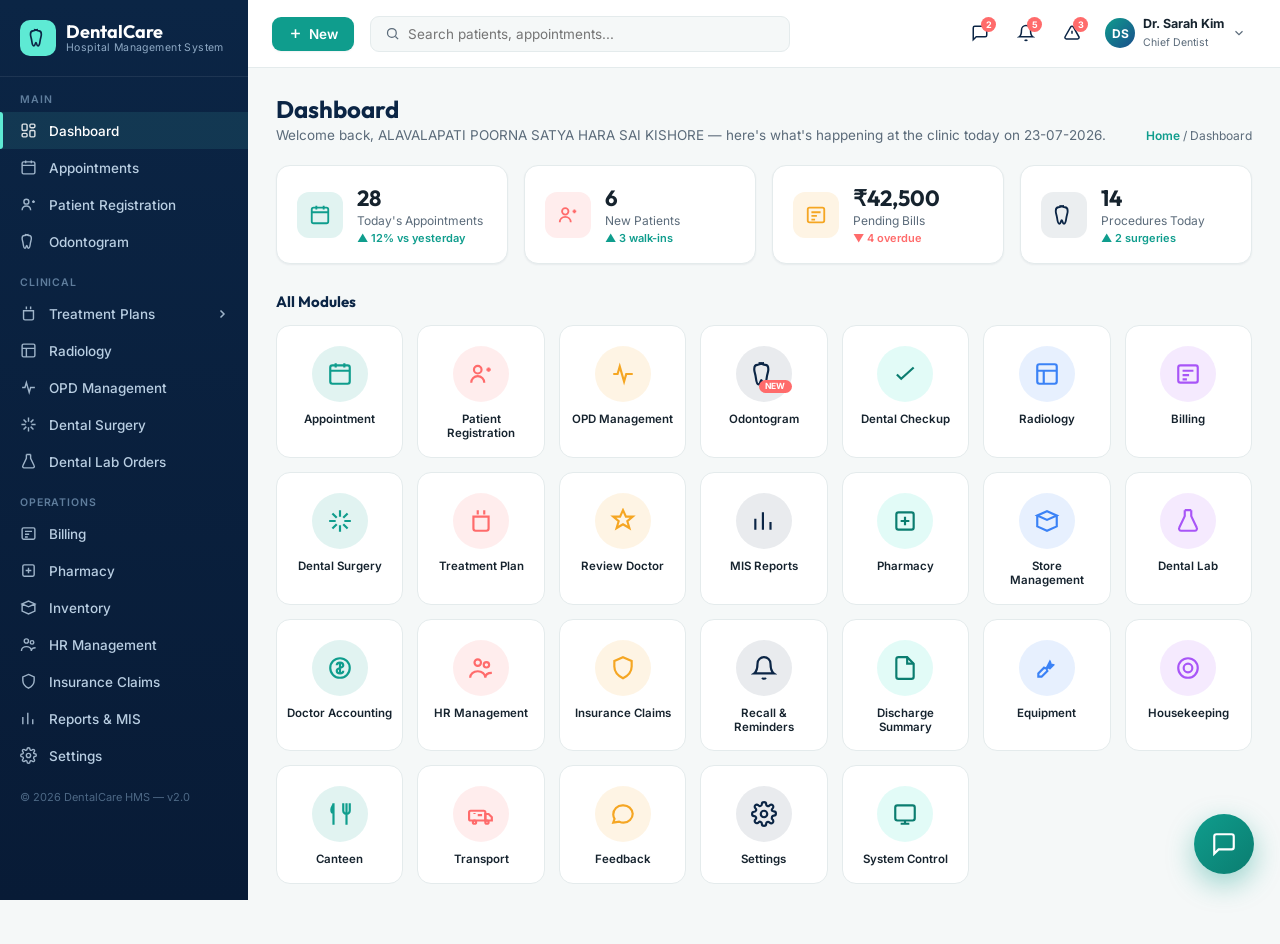
<file: index.html>
<!DOCTYPE html>
<html lang="en">
<head>
<meta charset="UTF-8">
<meta name="viewport" content="width=device-width, initial-scale=1.0">
<title>DentalCare HMS — Dashboard</title>
<link rel="preconnect" href="https://fonts.googleapis.com">
<link href="https://fonts.googleapis.com/css2?family=Outfit:wght@500;600;700&family=Inter:wght@400;500;600;700&display=swap" rel="stylesheet">
<link rel="stylesheet" href="css/style.css">
</head>
<body>
<div class="app">

  <div class="overlay" id="overlay"></div>

  <!-- ============ SIDEBAR ============ -->
  <aside class="sidebar" id="sidebar">
    <div class="sidebar-brand">
      <div class="tooth-mark">
        <svg viewBox="0 0 24 24" fill="none" stroke="#0B2545" stroke-width="2"><path d="M12 2c-2.5 0-4 1.5-6 1.5C4 3.5 3 5 3 7.5c0 3 1 4 1.5 8 .3 2.5 1 6 2.5 6 1.8 0 1.5-4 2.5-4s.7 4 2.5 4c1.5 0 2.2-3.5 2.5-6 .5-4 1.5-5 1.5-8 0-2.5-1-4-3-4-2 0-3.5-1.5-6-1.5"/></svg>
      </div>
      <div class="brand-name">DentalCare<span>Hospital Management System</span></div>
    </div>

    <div class="nav-group-label">Main</div>
    <a class="nav-item active" href="index.html">
      <svg viewBox="0 0 24 24" fill="none" stroke="currentColor" stroke-width="2"><rect x="3" y="3" width="7" height="9" rx="1.5"/><rect x="14" y="3" width="7" height="5" rx="1.5"/><rect x="14" y="12" width="7" height="9" rx="1.5"/><rect x="3" y="16" width="7" height="5" rx="1.5"/></svg>
      Dashboard
    </a>
    <a class="nav-item" href="pages/appointments.html">
      <svg viewBox="0 0 24 24" fill="none" stroke="currentColor" stroke-width="2"><rect x="3" y="4" width="18" height="17" rx="2"/><path d="M3 9h18M8 2v4M16 2v4"/></svg>
      Appointments
    </a>
    <a class="nav-item" href="pages/patient-registration.html">
      <svg viewBox="0 0 24 24" fill="none" stroke="currentColor" stroke-width="2"><circle cx="9" cy="8" r="3.5"/><path d="M3 20c0-3.5 2.7-6 6-6s6 2.5 6 6M17 8h4M19 6v4"/></svg>
      Patient Registration
    </a>
    <a class="nav-item" href="pages/odontogram.html">
      <svg viewBox="0 0 24 24" fill="none" stroke="currentColor" stroke-width="2"><path d="M12 2c-2.5 0-4 1.5-6 1.5C4 3.5 3 5 3 7.5c0 3 1 4 1.5 8 .3 2.5 1 6 2.5 6 1.8 0 1.5-4 2.5-4s.7 4 2.5 4c1.5 0 2.2-3.5 2.5-6 .5-4 1.5-5 1.5-8 0-2.5-1-4-3-4-2 0-3.5-1.5-6-1.5"/></svg>
      Odontogram
    </a>

    <div class="nav-group-label">Clinical</div>
    <div class="nav-item has-sub">
      <svg viewBox="0 0 24 24" fill="none" stroke="currentColor" stroke-width="2"><path d="M9 2v4M15 2v4M4 8h16M5 8v11a2 2 0 002 2h10a2 2 0 002-2V8"/></svg>
      Treatment Plans
      <svg class="chev" viewBox="0 0 24 24" fill="none" stroke="currentColor" stroke-width="3"><path d="M9 5l7 7-7 7"/></svg>
    </div>
    <div class="sub-nav">
      <a class="nav-item" href="#" data-soon="Root Canal Plans">Root Canal</a>
      <a class="nav-item" href="#" data-soon="Orthodontics">Orthodontics</a>
      <a class="nav-item" href="#" data-soon="Implants">Implants</a>
    </div>
    <a class="nav-item" href="#" data-soon="Radiology (X-Ray)">
      <svg viewBox="0 0 24 24" fill="none" stroke="currentColor" stroke-width="2"><rect x="3" y="3" width="18" height="18" rx="2"/><path d="M3 9h18M9 21V9"/></svg>
      Radiology
    </a>
    <a class="nav-item" href="#" data-soon="OPD Management">
      <svg viewBox="0 0 24 24" fill="none" stroke="currentColor" stroke-width="2"><path d="M3 12h4l2-7 4 14 2-7h6"/></svg>
      OPD Management
    </a>
    <a class="nav-item" href="#" data-soon="Dental Surgery / OT">
      <svg viewBox="0 0 24 24" fill="none" stroke="currentColor" stroke-width="2"><path d="M12 2v6M12 22v-6M2 12h6M22 12h-6M5 5l4 4M19 5l-4 4M5 19l4-4M19 19l-4-4"/></svg>
      Dental Surgery
    </a>
    <a class="nav-item" href="#" data-soon="Dental Lab Orders">
      <svg viewBox="0 0 24 24" fill="none" stroke="currentColor" stroke-width="2"><path d="M9 2v5.5L4 18a2 2 0 001.8 3h12.4a2 2 0 001.8-3L15 7.5V2M9 2h6"/></svg>
      Dental Lab Orders
    </a>

    <div class="nav-group-label">Operations</div>
    <a class="nav-item" href="#" data-soon="Billing & Invoicing">
      <svg viewBox="0 0 24 24" fill="none" stroke="currentColor" stroke-width="2"><rect x="3" y="4" width="18" height="16" rx="2"/><path d="M7 9h10M7 13h6M7 17h4"/></svg>
      Billing
    </a>
    <a class="nav-item" href="#" data-soon="Pharmacy">
      <svg viewBox="0 0 24 24" fill="none" stroke="currentColor" stroke-width="2"><rect x="4" y="4" width="16" height="16" rx="2"/><path d="M12 8v8M8 12h8"/></svg>
      Pharmacy
    </a>
    <a class="nav-item" href="#" data-soon="Inventory / Store">
      <svg viewBox="0 0 24 24" fill="none" stroke="currentColor" stroke-width="2"><path d="M3 7l9-4 9 4-9 4-9-4zM3 7v10l9 4 9-4V7"/></svg>
      Inventory
    </a>
    <a class="nav-item" href="#" data-soon="Staff / HR Management">
      <svg viewBox="0 0 24 24" fill="none" stroke="currentColor" stroke-width="2"><circle cx="9" cy="7" r="3"/><circle cx="17" cy="9" r="2.5"/><path d="M2 21c0-3.5 3-6 7-6s7 2.5 7 6M16 21c0-2.5 1.7-4.5 6-4.5"/></svg>
      HR Management
    </a>
    <a class="nav-item" href="#" data-soon="Insurance Claims">
      <svg viewBox="0 0 24 24" fill="none" stroke="currentColor" stroke-width="2"><path d="M12 2l8 3.5v5c0 5-3.4 8.5-8 11-4.6-2.5-8-6-8-11v-5L12 2z"/></svg>
      Insurance Claims
    </a>
    <a class="nav-item" href="#" data-soon="Reports & MIS">
      <svg viewBox="0 0 24 24" fill="none" stroke="currentColor" stroke-width="2"><path d="M4 20V10M11 20V4M18 20v-7"/></svg>
      Reports & MIS
    </a>
    <a class="nav-item" href="#" data-soon="Settings">
      <svg viewBox="0 0 24 24" fill="none" stroke="currentColor" stroke-width="2"><circle cx="12" cy="12" r="3"/><path d="M19.4 15a1.7 1.7 0 00.3 1.9l.1.1a2 2 0 11-2.8 2.8l-.1-.1a1.7 1.7 0 00-1.9-.3 1.7 1.7 0 00-1 1.5V21a2 2 0 11-4 0v-.1a1.7 1.7 0 00-1-1.6 1.7 1.7 0 00-1.9.3l-.1.1a2 2 0 11-2.8-2.8l.1-.1a1.7 1.7 0 00.3-1.9 1.7 1.7 0 00-1.5-1H3a2 2 0 110-4h.1a1.7 1.7 0 001.5-1 1.7 1.7 0 00-.3-1.9l-.1-.1a2 2 0 112.8-2.8l.1.1a1.7 1.7 0 001.9.3H9a1.7 1.7 0 001-1.5V3a2 2 0 114 0v.1a1.7 1.7 0 001 1.5 1.7 1.7 0 001.9-.3l.1-.1a2 2 0 112.8 2.8l-.1.1a1.7 1.7 0 00-.3 1.9V9c.4.3.9.5 1.5.5H21a2 2 0 110 4h-.1a1.7 1.7 0 00-1.5 1z"/></svg>
      Settings
    </a>

    <div class="sidebar-footer">© 2026 DentalCare HMS — v2.0</div>
  </aside>

  <div class="main-col">
    <!-- ============ TOPBAR ============ -->
    <header class="topbar">
      <button class="hamburger" id="hamburger" aria-label="Toggle menu">
        <svg viewBox="0 0 24 24" fill="none" stroke="currentColor" stroke-width="2"><path d="M3 6h18M3 12h18M3 18h18"/></svg>
      </button>
      <button class="new-btn" data-soon="Quick create">
        <svg viewBox="0 0 24 24" fill="none" stroke="currentColor" stroke-width="2.5"><path d="M12 5v14M5 12h14"/></svg>
        <span>New</span>
      </button>
      <div class="search-box">
        <svg viewBox="0 0 24 24" fill="none" stroke="currentColor" stroke-width="2"><circle cx="11" cy="11" r="7"/><path d="M21 21l-4.3-4.3"/></svg>
        <input type="text" placeholder="Search patients, appointments...">
      </div>
      <div class="topbar-right">
        <button class="icon-btn" data-soon="Messages"><svg viewBox="0 0 24 24" fill="none" stroke="currentColor" stroke-width="2"><path d="M21 15a2 2 0 01-2 2H7l-4 4V5a2 2 0 012-2h14a2 2 0 012 2z"/></svg><span class="badge">2</span></button>
        <button class="icon-btn" data-soon="Notifications"><svg viewBox="0 0 24 24" fill="none" stroke="currentColor" stroke-width="2"><path d="M18 8a6 6 0 00-12 0c0 7-3 9-3 9h18s-3-2-3-9"/><path d="M13.7 21a2 2 0 01-3.4 0"/></svg><span class="badge">5</span></button>
        <button class="icon-btn" data-soon="Alerts"><svg viewBox="0 0 24 24" fill="none" stroke="currentColor" stroke-width="2"><path d="M12 9v4M12 17h.01M10.3 3.9L2.8 17a2 2 0 001.7 3h15a2 2 0 001.7-3L13.7 3.9a2 2 0 00-3.4 0z"/></svg><span class="badge">3</span></button>
        <div class="profile-chip" data-soon="Profile menu">
          <div class="avatar">DS</div>
          <div class="who"><b>Dr. Sarah Kim</b><span>Chief Dentist</span></div>
          <svg viewBox="0 0 24 24" fill="none" stroke="currentColor" stroke-width="2"><path d="M6 9l6 6 6-6"/></svg>
        </div>
      </div>
    </header>

    <!-- ============ CONTENT ============ -->
    <main class="content">
      <div class="page-head">
        <div>
          <h1>Dashboard</h1>
          <p>Welcome back, ALAVALAPATI POORNA SATYA HARA SAI KISHORE — here's what's happening at the clinic today on 23-07-2026.</p>
        </div>
        <div class="breadcrumb"><b>Home</b> / Dashboard</div>
      </div>

      <!-- Stat cards -->
      <div class="stats-row">
        <div class="stat-card">
          <div class="stat-icon teal"><svg viewBox="0 0 24 24" fill="none" stroke="currentColor" stroke-width="2"><rect x="3" y="4" width="18" height="17" rx="2"/><path d="M3 9h18M8 2v4M16 2v4"/></svg></div>
          <div class="stat-info"><div class="num">28</div><div class="lbl">Today's Appointments</div><div class="delta up">▲ 12% vs yesterday</div></div>
        </div>
        <div class="stat-card">
          <div class="stat-icon coral"><svg viewBox="0 0 24 24" fill="none" stroke="currentColor" stroke-width="2"><circle cx="9" cy="8" r="3.5"/><path d="M3 20c0-3.5 2.7-6 6-6s6 2.5 6 6"/><path d="M17 8h4M19 6v4"/></svg></div>
          <div class="stat-info"><div class="num">6</div><div class="lbl">New Patients</div><div class="delta up">▲ 3 walk-ins</div></div>
        </div>
        <div class="stat-card">
          <div class="stat-icon amber"><svg viewBox="0 0 24 24" fill="none" stroke="currentColor" stroke-width="2"><rect x="3" y="4" width="18" height="16" rx="2"/><path d="M7 9h10M7 13h6M7 17h4"/></svg></div>
          <div class="stat-info"><div class="num">₹42,500</div><div class="lbl">Pending Bills</div><div class="delta down">▼ 4 overdue</div></div>
        </div>
        <div class="stat-card">
          <div class="stat-icon navy"><svg viewBox="0 0 24 24" fill="none" stroke="currentColor" stroke-width="2"><path d="M12 2c-2.5 0-4 1.5-6 1.5C4 3.5 3 5 3 7.5c0 3 1 4 1.5 8 .3 2.5 1 6 2.5 6 1.8 0 1.5-4 2.5-4s.7 4 2.5 4c1.5 0 2.2-3.5 2.5-6 .5-4 1.5-5 1.5-8 0-2.5-1-4-3-4-2 0-3.5-1.5-6-1.5"/></svg></div>
          <div class="stat-info"><div class="num">14</div><div class="lbl">Procedures Today</div><div class="delta up">▲ 2 surgeries</div></div>
        </div>
      </div>

      <!-- Module grid -->
      <div class="section-title">All Modules</div>
      <div class="module-grid">

        <a class="module-card" href="pages/appointments.html">
          <div class="module-icon mi-1"><svg viewBox="0 0 24 24" fill="none" stroke="currentColor" stroke-width="2"><rect x="3" y="4" width="18" height="17" rx="2"/><path d="M3 9h18M8 2v4M16 2v4"/></svg></div>
          <span>Appointment</span>
        </a>
        <a class="module-card" href="pages/patient-registration.html">
          <div class="module-icon mi-2"><svg viewBox="0 0 24 24" fill="none" stroke="currentColor" stroke-width="2"><circle cx="9" cy="8" r="3.5"/><path d="M3 20c0-3.5 2.7-6 6-6s6 2.5 6 6M17 8h4M19 6v4"/></svg></div>
          <span>Patient Registration</span>
        </a>
        <a class="module-card" href="#" data-soon="OPD Management">
          <div class="module-icon mi-3"><svg viewBox="0 0 24 24" fill="none" stroke="currentColor" stroke-width="2"><path d="M3 12h4l2-7 4 14 2-7h6"/></svg></div>
          <span>OPD Management</span>
        </a>
        <a class="module-card" href="pages/odontogram.html">
          <div class="module-icon mi-4"><svg viewBox="0 0 24 24" fill="none" stroke="currentColor" stroke-width="2"><path d="M12 2c-2.5 0-4 1.5-6 1.5C4 3.5 3 5 3 7.5c0 3 1 4 1.5 8 .3 2.5 1 6 2.5 6 1.8 0 1.5-4 2.5-4s.7 4 2.5 4c1.5 0 2.2-3.5 2.5-6 .5-4 1.5-5 1.5-8 0-2.5-1-4-3-4-2 0-3.5-1.5-6-1.5"/></svg></div>
          <span>Odontogram<div class="badge-new">NEW</div></span>
        </a>
        <a class="module-card" href="#" data-soon="Dental Checkup">
          <div class="module-icon mi-5"><svg viewBox="0 0 24 24" fill="none" stroke="currentColor" stroke-width="2"><path d="M4.5 12.5l4 4L20 6"/></svg></div>
          <span>Dental Checkup</span>
        </a>
        <a class="module-card" href="#" data-soon="Radiology">
          <div class="module-icon mi-6"><svg viewBox="0 0 24 24" fill="none" stroke="currentColor" stroke-width="2"><rect x="3" y="3" width="18" height="18" rx="2"/><path d="M3 9h18M9 21V9"/></svg></div>
          <span>Radiology</span>
        </a>
        <a class="module-card" href="#" data-soon="Billing & Invoicing">
          <div class="module-icon mi-7"><svg viewBox="0 0 24 24" fill="none" stroke="currentColor" stroke-width="2"><rect x="3" y="4" width="18" height="16" rx="2"/><path d="M7 9h10M7 13h6M7 17h4"/></svg></div>
          <span>Billing</span>
        </a>

        <a class="module-card" href="#" data-soon="Dental Surgery / OT">
          <div class="module-icon mi-1"><svg viewBox="0 0 24 24" fill="none" stroke="currentColor" stroke-width="2"><path d="M12 2v6M12 22v-6M2 12h6M22 12h-6M5 5l4 4M19 5l-4 4M5 19l4-4M19 19l-4-4"/></svg></div>
          <span>Dental Surgery</span>
        </a>
        <a class="module-card" href="#" data-soon="Treatment Plan">
          <div class="module-icon mi-2"><svg viewBox="0 0 24 24" fill="none" stroke="currentColor" stroke-width="2"><path d="M9 2v4M15 2v4M4 8h16M5 8v11a2 2 0 002 2h10a2 2 0 002-2V8"/></svg></div>
          <span>Treatment Plan</span>
        </a>
        <a class="module-card" href="#" data-soon="Review Doctor">
          <div class="module-icon mi-3"><svg viewBox="0 0 24 24" fill="none" stroke="currentColor" stroke-width="2"><path d="M12 2l2.7 6h6.3l-5 4.2 1.9 6.3L12 15l-5.9 3.5 1.9-6.3-5-4.2h6.3z"/></svg></div>
          <span>Review Doctor</span>
        </a>
        <a class="module-card" href="#" data-soon="MIS Reports">
          <div class="module-icon mi-4"><svg viewBox="0 0 24 24" fill="none" stroke="currentColor" stroke-width="2"><path d="M4 20V10M11 20V4M18 20v-7"/></svg></div>
          <span>MIS Reports</span>
        </a>
        <a class="module-card" href="#" data-soon="Pharmacy">
          <div class="module-icon mi-5"><svg viewBox="0 0 24 24" fill="none" stroke="currentColor" stroke-width="2"><rect x="4" y="4" width="16" height="16" rx="2"/><path d="M12 8v8M8 12h8"/></svg></div>
          <span>Pharmacy</span>
        </a>
        <a class="module-card" href="#" data-soon="Store / Inventory">
          <div class="module-icon mi-6"><svg viewBox="0 0 24 24" fill="none" stroke="currentColor" stroke-width="2"><path d="M3 7l9-4 9 4-9 4-9-4zM3 7v10l9 4 9-4V7"/></svg></div>
          <span>Store Management</span>
        </a>
        <a class="module-card" href="#" data-soon="Dental Lab Orders">
          <div class="module-icon mi-7"><svg viewBox="0 0 24 24" fill="none" stroke="currentColor" stroke-width="2"><path d="M9 2v5.5L4 18a2 2 0 001.8 3h12.4a2 2 0 001.8-3L15 7.5V2M9 2h6"/></svg></div>
          <span>Dental Lab</span>
        </a>

        <a class="module-card" href="#" data-soon="Doctor Accounting">
          <div class="module-icon mi-1"><svg viewBox="0 0 24 24" fill="none" stroke="currentColor" stroke-width="2"><circle cx="12" cy="12" r="9"/><path d="M12 7v10M9 9.5c0-1.4 1.3-2.5 3-2.5s3 1.1 3 2.5-1.3 2-3 2.5-3 1.1-3 2.5 1.3 2.5 3 2.5 3-1.1 3-2.5"/></svg></div>
          <span>Doctor Accounting</span>
        </a>
        <a class="module-card" href="#" data-soon="HR Management">
          <div class="module-icon mi-2"><svg viewBox="0 0 24 24" fill="none" stroke="currentColor" stroke-width="2"><circle cx="9" cy="7" r="3"/><circle cx="17" cy="9" r="2.5"/><path d="M2 21c0-3.5 3-6 7-6s7 2.5 7 6M16 21c0-2.5 1.7-4.5 6-4.5"/></svg></div>
          <span>HR Management</span>
        </a>
        <a class="module-card" href="#" data-soon="Insurance Claims">
          <div class="module-icon mi-3"><svg viewBox="0 0 24 24" fill="none" stroke="currentColor" stroke-width="2"><path d="M12 2l8 3.5v5c0 5-3.4 8.5-8 11-4.6-2.5-8-6-8-11v-5L12 2z"/></svg></div>
          <span>Insurance Claims</span>
        </a>
        <a class="module-card" href="#" data-soon="Recall & Reminders">
          <div class="module-icon mi-4"><svg viewBox="0 0 24 24" fill="none" stroke="currentColor" stroke-width="2"><path d="M18 8a6 6 0 00-12 0c0 7-3 9-3 9h18s-3-2-3-9"/><path d="M13.7 21a2 2 0 01-3.4 0"/></svg></div>
          <span>Recall & Reminders</span>
        </a>
        <a class="module-card" href="#" data-soon="Discharge Summary">
          <div class="module-icon mi-5"><svg viewBox="0 0 24 24" fill="none" stroke="currentColor" stroke-width="2"><path d="M14 2H6a2 2 0 00-2 2v16a2 2 0 002 2h12a2 2 0 002-2V8z"/><path d="M14 2v6h6"/></svg></div>
          <span>Discharge Summary</span>
        </a>
        <a class="module-card" href="#" data-soon="Equipment Maintenance">
          <div class="module-icon mi-6"><svg viewBox="0 0 24 24" fill="none" stroke="currentColor" stroke-width="2"><path d="M14.7 6.3a4 4 0 01-5.4 5.4L4 17v3h3l5.3-5.3a4 4 0 015.4-5.4l-3 3-2-2z"/></svg></div>
          <span>Equipment</span>
        </a>

        <a class="module-card" href="#" data-soon="Housekeeping & Laundry">
          <div class="module-icon mi-7"><svg viewBox="0 0 24 24" fill="none" stroke="currentColor" stroke-width="2"><circle cx="12" cy="12" r="9"/><path d="M8 12a4 4 0 108 0 4 4 0 00-8 0z"/></svg></div>
          <span>Housekeeping</span>
        </a>
        <a class="module-card" href="#" data-soon="Canteen Management">
          <div class="module-icon mi-1"><svg viewBox="0 0 24 24" fill="none" stroke="currentColor" stroke-width="2"><path d="M6 2v20M6 2c0 3-2 3-2 6s2 3 2 3M18 2v20M15 2v7a3 3 0 003 3 3 3 0 003-3V2"/></svg></div>
          <span>Canteen</span>
        </a>
        <a class="module-card" href="#" data-soon="Ambulance / Transport">
          <div class="module-icon mi-2"><svg viewBox="0 0 24 24" fill="none" stroke="currentColor" stroke-width="2"><rect x="1" y="9" width="15" height="9" rx="1.5"/><path d="M16 12h3l3 3v3h-6z"/><circle cx="6" cy="19.5" r="1.5"/><circle cx="17.5" cy="19.5" r="1.5"/><path d="M6 12v-1M9 13h4"/></svg></div>
          <span>Transport</span>
        </a>
        <a class="module-card" href="#" data-soon="Feedback & Reviews">
          <div class="module-icon mi-3"><svg viewBox="0 0 24 24" fill="none" stroke="currentColor" stroke-width="2"><path d="M21 11.5a8.5 8.5 0 01-8.5 8.5 8.4 8.4 0 01-4-1L3 20l1.2-3.5A8.4 8.4 0 013 12.5 8.5 8.5 0 0111.5 4h.5a8.5 8.5 0 019 8z"/></svg></div>
          <span>Feedback</span>
        </a>
        <a class="module-card" href="#" data-soon="Settings">
          <div class="module-icon mi-4"><svg viewBox="0 0 24 24" fill="none" stroke="currentColor" stroke-width="2"><circle cx="12" cy="12" r="3"/><path d="M19.4 15a1.7 1.7 0 00.3 1.9l.1.1a2 2 0 11-2.8 2.8l-.1-.1a1.7 1.7 0 00-1.9-.3 1.7 1.7 0 00-1 1.5V21a2 2 0 11-4 0v-.1a1.7 1.7 0 00-1-1.6 1.7 1.7 0 00-1.9.3l-.1.1a2 2 0 11-2.8-2.8l.1-.1a1.7 1.7 0 00.3-1.9 1.7 1.7 0 00-1.5-1H3a2 2 0 110-4h.1a1.7 1.7 0 001.5-1 1.7 1.7 0 00-.3-1.9l-.1-.1a2 2 0 112.8-2.8l.1.1a1.7 1.7 0 001.9.3H9a1.7 1.7 0 001-1.5V3a2 2 0 114 0v.1a1.7 1.7 0 001 1.5 1.7 1.7 0 001.9-.3l.1-.1a2 2 0 112.8 2.8l-.1.1a1.7 1.7 0 00-.3 1.9V9c.4.3.9.5 1.5.5H21a2 2 0 110 4h-.1a1.7 1.7 0 00-1.5 1z"/></svg></div>
          <span>Settings</span>
        </a>
        <a class="module-card" href="#" data-soon="System Control">
          <div class="module-icon mi-5"><svg viewBox="0 0 24 24" fill="none" stroke="currentColor" stroke-width="2"><rect x="3" y="4" width="18" height="14" rx="2"/><path d="M8 21h8M12 18v3"/></svg></div>
          <span>System Control</span>
        </a>
      </div>
    </main>
  </div>
</div>

<script src="js/app.js"></script>
<script src="js/chat-widget.js"></script>
</body>
</html>
</file>
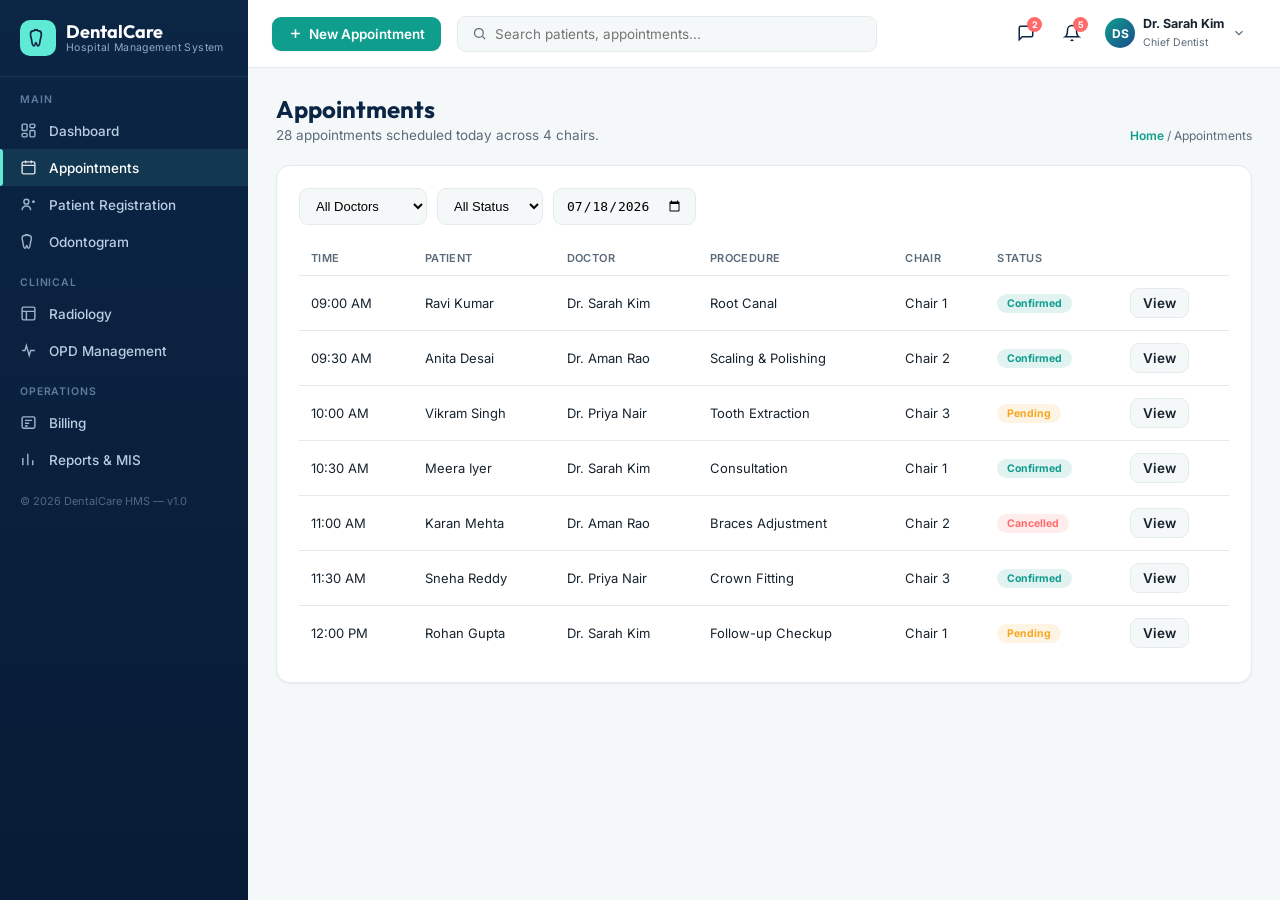
<file: pages/appointments.html>
<!DOCTYPE html>
<html lang="en">
<head>
<meta charset="UTF-8">
<meta name="viewport" content="width=device-width, initial-scale=1.0">
<title>DentalCare HMS — Appointments</title>
<link rel="preconnect" href="https://fonts.googleapis.com">
<link href="https://fonts.googleapis.com/css2?family=Outfit:wght@500;600;700&family=Inter:wght@400;500;600;700&display=swap" rel="stylesheet">
<link rel="stylesheet" href="../css/style.css">
</head>
<body>
<div class="app">
  <div class="overlay" id="overlay"></div>

  <aside class="sidebar" id="sidebar">
    <div class="sidebar-brand">
      <div class="tooth-mark"><svg viewBox="0 0 24 24" fill="none" stroke="#0B2545" stroke-width="2"><path d="M12 2c-2.5 0-4 1.5-6 1.5C4 3.5 3 5 3 7.5c0 3 1 4 1.5 8 .3 2.5 1 6 2.5 6 1.8 0 1.5-4 2.5-4s.7 4 2.5 4c1.5 0 2.2-3.5 2.5-6 .5-4 1.5-5 1.5-8 0-2.5-1-4-3-4-2 0-3.5-1.5-6-1.5"/></svg></div>
      <div class="brand-name">DentalCare<span>Hospital Management System</span></div>
    </div>

    <div class="nav-group-label">Main</div>
    <a class="nav-item" href="../index.html">
      <svg viewBox="0 0 24 24" fill="none" stroke="currentColor" stroke-width="2"><rect x="3" y="3" width="7" height="9" rx="1.5"/><rect x="14" y="3" width="7" height="5" rx="1.5"/><rect x="14" y="12" width="7" height="9" rx="1.5"/><rect x="3" y="16" width="7" height="5" rx="1.5"/></svg>
      Dashboard
    </a>
    <a class="nav-item active" href="appointments.html">
      <svg viewBox="0 0 24 24" fill="none" stroke="currentColor" stroke-width="2"><rect x="3" y="4" width="18" height="17" rx="2"/><path d="M3 9h18M8 2v4M16 2v4"/></svg>
      Appointments
    </a>
    <a class="nav-item" href="patient-registration.html">
      <svg viewBox="0 0 24 24" fill="none" stroke="currentColor" stroke-width="2"><circle cx="9" cy="8" r="3.5"/><path d="M3 20c0-3.5 2.7-6 6-6s6 2.5 6 6M17 8h4M19 6v4"/></svg>
      Patient Registration
    </a>
    <a class="nav-item" href="odontogram.html">
      <svg viewBox="0 0 24 24" fill="none" stroke="currentColor" stroke-width="2"><path d="M12 2c-2.5 0-4 1.5-6 1.5C4 3.5 3 5 3 7.5c0 3 1 4 1.5 8 .3 2.5 1 6 2.5 6 1.8 0 1.5-4 2.5-4s.7 4 2.5 4c1.5 0 2.2-3.5 2.5-6 .5-4 1.5-5 1.5-8 0-2.5-1-4-3-4-2 0-3.5-1.5-6-1.5"/></svg>
      Odontogram
    </a>

    <div class="nav-group-label">Clinical</div>
    <a class="nav-item" href="#" data-soon="Radiology"><svg viewBox="0 0 24 24" fill="none" stroke="currentColor" stroke-width="2"><rect x="3" y="3" width="18" height="18" rx="2"/><path d="M3 9h18M9 21V9"/></svg>Radiology</a>
    <a class="nav-item" href="#" data-soon="OPD Management"><svg viewBox="0 0 24 24" fill="none" stroke="currentColor" stroke-width="2"><path d="M3 12h4l2-7 4 14 2-7h6"/></svg>OPD Management</a>

    <div class="nav-group-label">Operations</div>
    <a class="nav-item" href="#" data-soon="Billing"><svg viewBox="0 0 24 24" fill="none" stroke="currentColor" stroke-width="2"><rect x="3" y="4" width="18" height="16" rx="2"/><path d="M7 9h10M7 13h6M7 17h4"/></svg>Billing</a>
    <a class="nav-item" href="#" data-soon="Reports"><svg viewBox="0 0 24 24" fill="none" stroke="currentColor" stroke-width="2"><path d="M4 20V10M11 20V4M18 20v-7"/></svg>Reports & MIS</a>

    <div class="sidebar-footer">© 2026 DentalCare HMS — v1.0</div>
  </aside>

  <div class="main-col">
    <header class="topbar">
      <button class="hamburger" id="hamburger" aria-label="Toggle menu"><svg viewBox="0 0 24 24" fill="none" stroke="currentColor" stroke-width="2"><path d="M3 6h18M3 12h18M3 18h18"/></svg></button>
      <button class="new-btn" data-soon="New appointment"><svg viewBox="0 0 24 24" fill="none" stroke="currentColor" stroke-width="2.5"><path d="M12 5v14M5 12h14"/></svg><span>New Appointment</span></button>
      <div class="search-box"><svg viewBox="0 0 24 24" fill="none" stroke="currentColor" stroke-width="2"><circle cx="11" cy="11" r="7"/><path d="M21 21l-4.3-4.3"/></svg><input type="text" placeholder="Search patients, appointments..." id="searchInput"></div>
      <div class="topbar-right">
        <button class="icon-btn" data-soon="Messages"><svg viewBox="0 0 24 24" fill="none" stroke="currentColor" stroke-width="2"><path d="M21 15a2 2 0 01-2 2H7l-4 4V5a2 2 0 012-2h14a2 2 0 012 2z"/></svg><span class="badge">2</span></button>
        <button class="icon-btn" data-soon="Notifications"><svg viewBox="0 0 24 24" fill="none" stroke="currentColor" stroke-width="2"><path d="M18 8a6 6 0 00-12 0c0 7-3 9-3 9h18s-3-2-3-9"/><path d="M13.7 21a2 2 0 01-3.4 0"/></svg><span class="badge">5</span></button>
        <div class="profile-chip" data-soon="Profile menu"><div class="avatar">DS</div><div class="who"><b>Dr. Sarah Kim</b><span>Chief Dentist</span></div><svg viewBox="0 0 24 24" fill="none" stroke="currentColor" stroke-width="2"><path d="M6 9l6 6 6-6"/></svg></div>
      </div>
    </header>

    <main class="content">
      <div class="page-head">
        <div>
          <h1>Appointments</h1>
          <p>28 appointments scheduled today across 4 chairs.</p>
        </div>
        <div class="breadcrumb"><a href="../index.html"><b>Home</b></a> / Appointments</div>
      </div>

      <div class="panel">
        <div style="display:flex; align-items:center; gap:10px; margin-bottom:16px; flex-wrap:wrap;">
          <select style="padding:9px 12px; border-radius:9px; border:1px solid var(--line); font-size:13px; background:var(--paper);">
            <option>All Doctors</option>
            <option>Dr. Sarah Kim</option>
            <option>Dr. Aman Rao</option>
            <option>Dr. Priya Nair</option>
          </select>
          <select style="padding:9px 12px; border-radius:9px; border:1px solid var(--line); font-size:13px; background:var(--paper);">
            <option>All Status</option>
            <option>Confirmed</option>
            <option>Pending</option>
            <option>Cancelled</option>
          </select>
          <input type="date" style="padding:9px 12px; border-radius:9px; border:1px solid var(--line); font-size:13px; background:var(--paper);" value="2026-07-18">
        </div>

        <div style="overflow-x:auto;">
        <table class="data-table" id="apptTable">
          <thead>
            <tr><th>Time</th><th>Patient</th><th>Doctor</th><th>Procedure</th><th>Chair</th><th>Status</th><th></th></tr>
          </thead>
          <tbody>
            <tr><td>09:00 AM</td><td>Ravi Kumar</td><td>Dr. Sarah Kim</td><td>Root Canal</td><td>Chair 1</td><td><span class="pill confirmed">Confirmed</span></td><td><button class="btn-secondary" style="padding:6px 12px;" data-soon="View appointment">View</button></td></tr>
            <tr><td>09:30 AM</td><td>Anita Desai</td><td>Dr. Aman Rao</td><td>Scaling & Polishing</td><td>Chair 2</td><td><span class="pill confirmed">Confirmed</span></td><td><button class="btn-secondary" style="padding:6px 12px;" data-soon="View appointment">View</button></td></tr>
            <tr><td>10:00 AM</td><td>Vikram Singh</td><td>Dr. Priya Nair</td><td>Tooth Extraction</td><td>Chair 3</td><td><span class="pill pending">Pending</span></td><td><button class="btn-secondary" style="padding:6px 12px;" data-soon="View appointment">View</button></td></tr>
            <tr><td>10:30 AM</td><td>Meera Iyer</td><td>Dr. Sarah Kim</td><td>Consultation</td><td>Chair 1</td><td><span class="pill confirmed">Confirmed</span></td><td><button class="btn-secondary" style="padding:6px 12px;" data-soon="View appointment">View</button></td></tr>
            <tr><td>11:00 AM</td><td>Karan Mehta</td><td>Dr. Aman Rao</td><td>Braces Adjustment</td><td>Chair 2</td><td><span class="pill cancelled">Cancelled</span></td><td><button class="btn-secondary" style="padding:6px 12px;" data-soon="View appointment">View</button></td></tr>
            <tr><td>11:30 AM</td><td>Sneha Reddy</td><td>Dr. Priya Nair</td><td>Crown Fitting</td><td>Chair 3</td><td><span class="pill confirmed">Confirmed</span></td><td><button class="btn-secondary" style="padding:6px 12px;" data-soon="View appointment">View</button></td></tr>
            <tr><td>12:00 PM</td><td>Rohan Gupta</td><td>Dr. Sarah Kim</td><td>Follow-up Checkup</td><td>Chair 1</td><td><span class="pill pending">Pending</span></td><td><button class="btn-secondary" style="padding:6px 12px;" data-soon="View appointment">View</button></td></tr>
          </tbody>
        </table>
        </div>
      </div>
    </main>
  </div>
</div>
<script src="../js/app.js"></script>
</body>
</html>
</file>
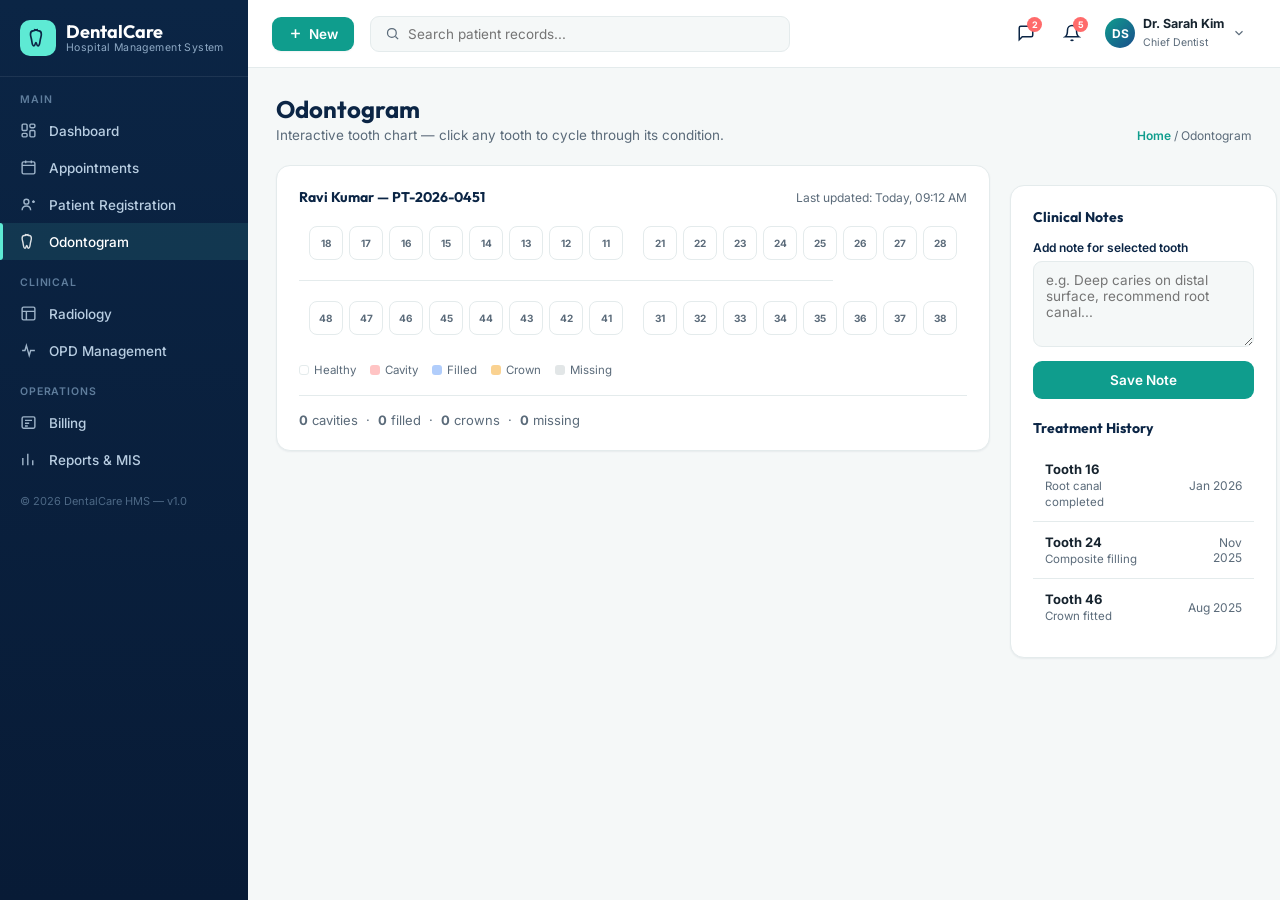
<file: pages/odontogram.html>
<!DOCTYPE html>
<html lang="en">
<head>
<meta charset="UTF-8">
<meta name="viewport" content="width=device-width, initial-scale=1.0">
<title>DentalCare HMS — Odontogram</title>
<link rel="preconnect" href="https://fonts.googleapis.com">
<link href="https://fonts.googleapis.com/css2?family=Outfit:wght@500;600;700&family=Inter:wght@400;500;600;700&display=swap" rel="stylesheet">
<link rel="stylesheet" href="../css/style.css">
</head>
<body>
<div class="app">
  <div class="overlay" id="overlay"></div>

  <aside class="sidebar" id="sidebar">
    <div class="sidebar-brand">
      <div class="tooth-mark"><svg viewBox="0 0 24 24" fill="none" stroke="#0B2545" stroke-width="2"><path d="M12 2c-2.5 0-4 1.5-6 1.5C4 3.5 3 5 3 7.5c0 3 1 4 1.5 8 .3 2.5 1 6 2.5 6 1.8 0 1.5-4 2.5-4s.7 4 2.5 4c1.5 0 2.2-3.5 2.5-6 .5-4 1.5-5 1.5-8 0-2.5-1-4-3-4-2 0-3.5-1.5-6-1.5"/></svg></div>
      <div class="brand-name">DentalCare<span>Hospital Management System</span></div>
    </div>

    <div class="nav-group-label">Main</div>
    <a class="nav-item" href="../index.html">
      <svg viewBox="0 0 24 24" fill="none" stroke="currentColor" stroke-width="2"><rect x="3" y="3" width="7" height="9" rx="1.5"/><rect x="14" y="3" width="7" height="5" rx="1.5"/><rect x="14" y="12" width="7" height="9" rx="1.5"/><rect x="3" y="16" width="7" height="5" rx="1.5"/></svg>
      Dashboard
    </a>
    <a class="nav-item" href="appointments.html">
      <svg viewBox="0 0 24 24" fill="none" stroke="currentColor" stroke-width="2"><rect x="3" y="4" width="18" height="17" rx="2"/><path d="M3 9h18M8 2v4M16 2v4"/></svg>
      Appointments
    </a>
    <a class="nav-item" href="patient-registration.html">
      <svg viewBox="0 0 24 24" fill="none" stroke="currentColor" stroke-width="2"><circle cx="9" cy="8" r="3.5"/><path d="M3 20c0-3.5 2.7-6 6-6s6 2.5 6 6M17 8h4M19 6v4"/></svg>
      Patient Registration
    </a>
    <a class="nav-item active" href="odontogram.html">
      <svg viewBox="0 0 24 24" fill="none" stroke="currentColor" stroke-width="2"><path d="M12 2c-2.5 0-4 1.5-6 1.5C4 3.5 3 5 3 7.5c0 3 1 4 1.5 8 .3 2.5 1 6 2.5 6 1.8 0 1.5-4 2.5-4s.7 4 2.5 4c1.5 0 2.2-3.5 2.5-6 .5-4 1.5-5 1.5-8 0-2.5-1-4-3-4-2 0-3.5-1.5-6-1.5"/></svg>
      Odontogram
    </a>

    <div class="nav-group-label">Clinical</div>
    <a class="nav-item" href="#" data-soon="Radiology"><svg viewBox="0 0 24 24" fill="none" stroke="currentColor" stroke-width="2"><rect x="3" y="3" width="18" height="18" rx="2"/><path d="M3 9h18M9 21V9"/></svg>Radiology</a>
    <a class="nav-item" href="#" data-soon="OPD Management"><svg viewBox="0 0 24 24" fill="none" stroke="currentColor" stroke-width="2"><path d="M3 12h4l2-7 4 14 2-7h6"/></svg>OPD Management</a>

    <div class="nav-group-label">Operations</div>
    <a class="nav-item" href="#" data-soon="Billing"><svg viewBox="0 0 24 24" fill="none" stroke="currentColor" stroke-width="2"><rect x="3" y="4" width="18" height="16" rx="2"/><path d="M7 9h10M7 13h6M7 17h4"/></svg>Billing</a>
    <a class="nav-item" href="#" data-soon="Reports"><svg viewBox="0 0 24 24" fill="none" stroke="currentColor" stroke-width="2"><path d="M4 20V10M11 20V4M18 20v-7"/></svg>Reports & MIS</a>

    <div class="sidebar-footer">© 2026 DentalCare HMS — v1.0</div>
  </aside>

  <div class="main-col">
    <header class="topbar">
      <button class="hamburger" id="hamburger" aria-label="Toggle menu"><svg viewBox="0 0 24 24" fill="none" stroke="currentColor" stroke-width="2"><path d="M3 6h18M3 12h18M3 18h18"/></svg></button>
      <button class="new-btn" data-soon="New chart entry"><svg viewBox="0 0 24 24" fill="none" stroke="currentColor" stroke-width="2.5"><path d="M12 5v14M5 12h14"/></svg><span>New</span></button>
      <div class="search-box"><svg viewBox="0 0 24 24" fill="none" stroke="currentColor" stroke-width="2"><circle cx="11" cy="11" r="7"/><path d="M21 21l-4.3-4.3"/></svg><input type="text" placeholder="Search patient records..."></div>
      <div class="topbar-right">
        <button class="icon-btn" data-soon="Messages"><svg viewBox="0 0 24 24" fill="none" stroke="currentColor" stroke-width="2"><path d="M21 15a2 2 0 01-2 2H7l-4 4V5a2 2 0 012-2h14a2 2 0 012 2z"/></svg><span class="badge">2</span></button>
        <button class="icon-btn" data-soon="Notifications"><svg viewBox="0 0 24 24" fill="none" stroke="currentColor" stroke-width="2"><path d="M18 8a6 6 0 00-12 0c0 7-3 9-3 9h18s-3-2-3-9"/><path d="M13.7 21a2 2 0 01-3.4 0"/></svg><span class="badge">5</span></button>
        <div class="profile-chip" data-soon="Profile menu"><div class="avatar">DS</div><div class="who"><b>Dr. Sarah Kim</b><span>Chief Dentist</span></div><svg viewBox="0 0 24 24" fill="none" stroke="currentColor" stroke-width="2"><path d="M6 9l6 6 6-6"/></svg></div>
      </div>
    </header>

    <main class="content">
      <div class="page-head">
        <div>
          <h1>Odontogram</h1>
          <p>Interactive tooth chart — click any tooth to cycle through its condition.</p>
        </div>
        <div class="breadcrumb"><a href="../index.html"><b>Home</b></a> / Odontogram</div>
      </div>

      <div class="two-col">
        <div class="panel">
          <div style="display:flex; justify-content:space-between; align-items:center; margin-bottom:6px; flex-wrap:wrap; gap:8px;">
            <h3 style="font-size:14px; color:var(--navy);">Ravi Kumar — PT-2026-0451</h3>
            <span style="font-size:12px; color:var(--ink-soft);">Last updated: Today, 09:12 AM</span>
          </div>

          <div class="odonto-wrap">
            <div id="odontogram"></div>
          </div>

          <div class="odonto-legend">
            <span><span class="dot" style="background:#fff; border:1.5px solid var(--line);"></span>Healthy</span>
            <span><span class="dot" style="background:rgba(255,107,107,0.4);"></span>Cavity</span>
            <span><span class="dot" style="background:rgba(59,130,246,0.4);"></span>Filled</span>
            <span><span class="dot" style="background:rgba(245,166,35,0.5);"></span>Crown</span>
            <span><span class="dot" style="background:#e2e6e7;"></span>Missing</span>
          </div>

          <div style="margin-top:18px; padding-top:16px; border-top:1px solid var(--line); font-size:13px; color:var(--ink-soft);" id="odontogram-summary"></div>
        </div>

        <div class="panel">
          <h3 style="font-size:14px; color:var(--navy); margin-bottom:14px;">Clinical Notes</h3>
          <div class="field full" style="margin-bottom:14px;">
            <label>Add note for selected tooth</label>
            <textarea rows="4" placeholder="e.g. Deep caries on distal surface, recommend root canal..."></textarea>
          </div>
          <button class="btn-primary" data-soon="Save clinical note" style="width:100%; margin-bottom:20px;">Save Note</button>

          <h3 style="font-size:14px; color:var(--navy); margin-bottom:12px;">Treatment History</h3>
          <table class="data-table">
            <tbody>
              <tr><td><b>Tooth 16</b><br><span style="color:var(--ink-soft); font-size:11.5px;">Root canal completed</span></td><td style="text-align:right; font-size:12px; color:var(--ink-soft);">Jan 2026</td></tr>
              <tr><td><b>Tooth 24</b><br><span style="color:var(--ink-soft); font-size:11.5px;">Composite filling</span></td><td style="text-align:right; font-size:12px; color:var(--ink-soft);">Nov 2025</td></tr>
              <tr><td><b>Tooth 46</b><br><span style="color:var(--ink-soft); font-size:11.5px;">Crown fitted</span></td><td style="text-align:right; font-size:12px; color:var(--ink-soft);">Aug 2025</td></tr>
            </tbody>
          </table>
        </div>
      </div>
    </main>
  </div>
</div>
<script src="../js/app.js"></script>
</body>
</html>
</file>
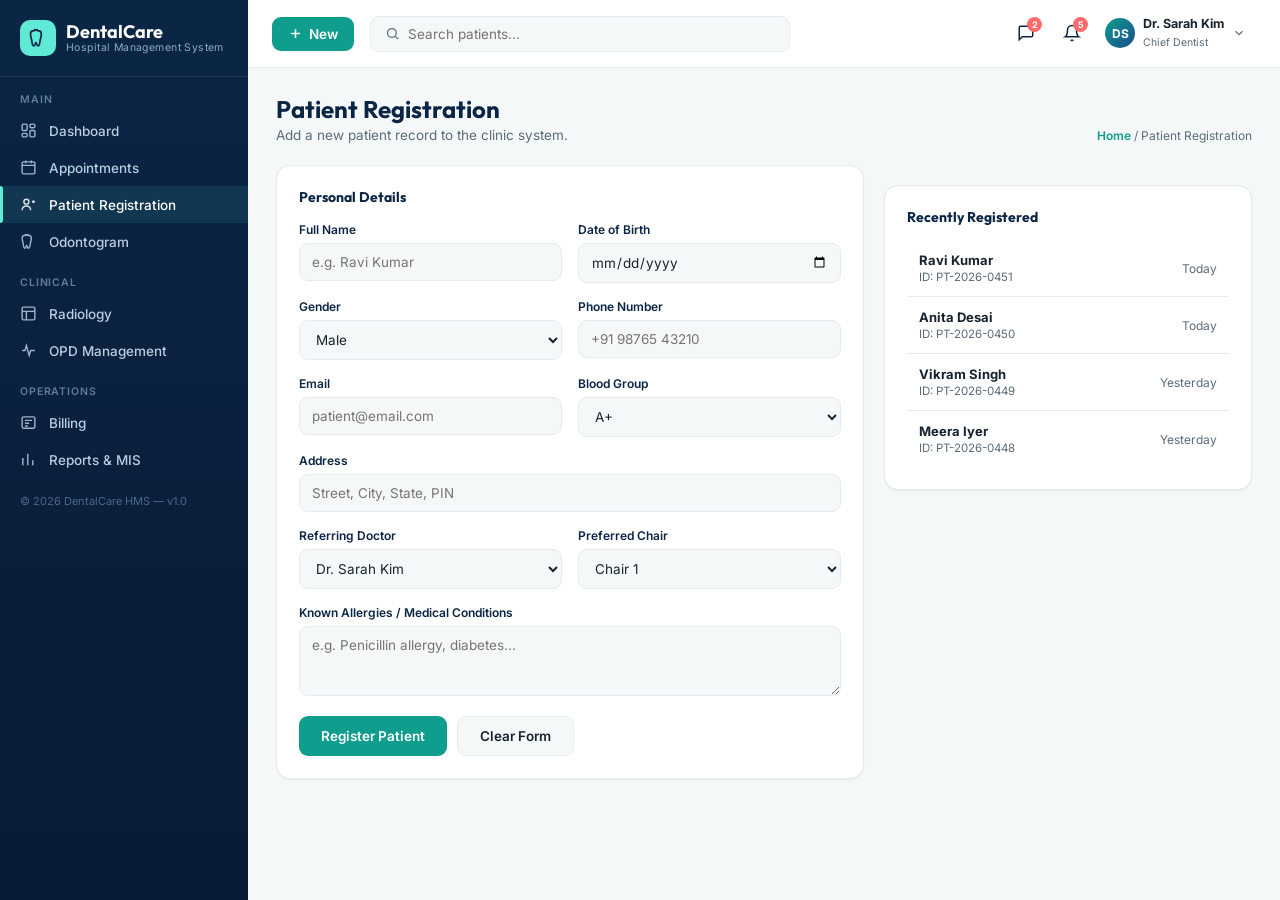
<file: pages/patient-registration.html>
<!DOCTYPE html>
<html lang="en">
<head>
<meta charset="UTF-8">
<meta name="viewport" content="width=device-width, initial-scale=1.0">
<title>DentalCare HMS — Patient Registration</title>
<link rel="preconnect" href="https://fonts.googleapis.com">
<link href="https://fonts.googleapis.com/css2?family=Outfit:wght@500;600;700&family=Inter:wght@400;500;600;700&display=swap" rel="stylesheet">
<link rel="stylesheet" href="../css/style.css">
</head>
<body>
<div class="app">
  <div class="overlay" id="overlay"></div>

  <aside class="sidebar" id="sidebar">
    <div class="sidebar-brand">
      <div class="tooth-mark"><svg viewBox="0 0 24 24" fill="none" stroke="#0B2545" stroke-width="2"><path d="M12 2c-2.5 0-4 1.5-6 1.5C4 3.5 3 5 3 7.5c0 3 1 4 1.5 8 .3 2.5 1 6 2.5 6 1.8 0 1.5-4 2.5-4s.7 4 2.5 4c1.5 0 2.2-3.5 2.5-6 .5-4 1.5-5 1.5-8 0-2.5-1-4-3-4-2 0-3.5-1.5-6-1.5"/></svg></div>
      <div class="brand-name">DentalCare<span>Hospital Management System</span></div>
    </div>

    <div class="nav-group-label">Main</div>
    <a class="nav-item" href="../index.html">
      <svg viewBox="0 0 24 24" fill="none" stroke="currentColor" stroke-width="2"><rect x="3" y="3" width="7" height="9" rx="1.5"/><rect x="14" y="3" width="7" height="5" rx="1.5"/><rect x="14" y="12" width="7" height="9" rx="1.5"/><rect x="3" y="16" width="7" height="5" rx="1.5"/></svg>
      Dashboard
    </a>
    <a class="nav-item" href="appointments.html">
      <svg viewBox="0 0 24 24" fill="none" stroke="currentColor" stroke-width="2"><rect x="3" y="4" width="18" height="17" rx="2"/><path d="M3 9h18M8 2v4M16 2v4"/></svg>
      Appointments
    </a>
    <a class="nav-item active" href="patient-registration.html">
      <svg viewBox="0 0 24 24" fill="none" stroke="currentColor" stroke-width="2"><circle cx="9" cy="8" r="3.5"/><path d="M3 20c0-3.5 2.7-6 6-6s6 2.5 6 6M17 8h4M19 6v4"/></svg>
      Patient Registration
    </a>
    <a class="nav-item" href="odontogram.html">
      <svg viewBox="0 0 24 24" fill="none" stroke="currentColor" stroke-width="2"><path d="M12 2c-2.5 0-4 1.5-6 1.5C4 3.5 3 5 3 7.5c0 3 1 4 1.5 8 .3 2.5 1 6 2.5 6 1.8 0 1.5-4 2.5-4s.7 4 2.5 4c1.5 0 2.2-3.5 2.5-6 .5-4 1.5-5 1.5-8 0-2.5-1-4-3-4-2 0-3.5-1.5-6-1.5"/></svg>
      Odontogram
    </a>

    <div class="nav-group-label">Clinical</div>
    <a class="nav-item" href="#" data-soon="Radiology"><svg viewBox="0 0 24 24" fill="none" stroke="currentColor" stroke-width="2"><rect x="3" y="3" width="18" height="18" rx="2"/><path d="M3 9h18M9 21V9"/></svg>Radiology</a>
    <a class="nav-item" href="#" data-soon="OPD Management"><svg viewBox="0 0 24 24" fill="none" stroke="currentColor" stroke-width="2"><path d="M3 12h4l2-7 4 14 2-7h6"/></svg>OPD Management</a>

    <div class="nav-group-label">Operations</div>
    <a class="nav-item" href="#" data-soon="Billing"><svg viewBox="0 0 24 24" fill="none" stroke="currentColor" stroke-width="2"><rect x="3" y="4" width="18" height="16" rx="2"/><path d="M7 9h10M7 13h6M7 17h4"/></svg>Billing</a>
    <a class="nav-item" href="#" data-soon="Reports"><svg viewBox="0 0 24 24" fill="none" stroke="currentColor" stroke-width="2"><path d="M4 20V10M11 20V4M18 20v-7"/></svg>Reports & MIS</a>

    <div class="sidebar-footer">© 2026 DentalCare HMS — v1.0</div>
  </aside>

  <div class="main-col">
    <header class="topbar">
      <button class="hamburger" id="hamburger" aria-label="Toggle menu"><svg viewBox="0 0 24 24" fill="none" stroke="currentColor" stroke-width="2"><path d="M3 6h18M3 12h18M3 18h18"/></svg></button>
      <button class="new-btn" data-soon="Quick create"><svg viewBox="0 0 24 24" fill="none" stroke="currentColor" stroke-width="2.5"><path d="M12 5v14M5 12h14"/></svg><span>New</span></button>
      <div class="search-box"><svg viewBox="0 0 24 24" fill="none" stroke="currentColor" stroke-width="2"><circle cx="11" cy="11" r="7"/><path d="M21 21l-4.3-4.3"/></svg><input type="text" placeholder="Search patients..."></div>
      <div class="topbar-right">
        <button class="icon-btn" data-soon="Messages"><svg viewBox="0 0 24 24" fill="none" stroke="currentColor" stroke-width="2"><path d="M21 15a2 2 0 01-2 2H7l-4 4V5a2 2 0 012-2h14a2 2 0 012 2z"/></svg><span class="badge">2</span></button>
        <button class="icon-btn" data-soon="Notifications"><svg viewBox="0 0 24 24" fill="none" stroke="currentColor" stroke-width="2"><path d="M18 8a6 6 0 00-12 0c0 7-3 9-3 9h18s-3-2-3-9"/><path d="M13.7 21a2 2 0 01-3.4 0"/></svg><span class="badge">5</span></button>
        <div class="profile-chip" data-soon="Profile menu"><div class="avatar">DS</div><div class="who"><b>Dr. Sarah Kim</b><span>Chief Dentist</span></div><svg viewBox="0 0 24 24" fill="none" stroke="currentColor" stroke-width="2"><path d="M6 9l6 6 6-6"/></svg></div>
      </div>
    </header>

    <main class="content">
      <div class="page-head">
        <div>
          <h1>Patient Registration</h1>
          <p>Add a new patient record to the clinic system.</p>
        </div>
        <div class="breadcrumb"><a href="../index.html"><b>Home</b></a> / Patient Registration</div>
      </div>

      <div class="two-col">
        <form class="panel" id="regForm">
          <h3 style="font-size:14px; color:var(--navy); margin-bottom:16px;">Personal Details</h3>
          <div class="form-grid">
            <div class="field"><label>Full Name</label><input type="text" placeholder="e.g. Ravi Kumar" required></div>
            <div class="field"><label>Date of Birth</label><input type="date" required></div>
            <div class="field"><label>Gender</label><select><option>Male</option><option>Female</option><option>Other</option></select></div>
            <div class="field"><label>Phone Number</label><input type="tel" placeholder="+91 98765 43210" required></div>
            <div class="field"><label>Email</label><input type="email" placeholder="patient@email.com"></div>
            <div class="field"><label>Blood Group</label><select><option>A+</option><option>A-</option><option>B+</option><option>B-</option><option>O+</option><option>O-</option><option>AB+</option><option>AB-</option></select></div>
            <div class="field full"><label>Address</label><input type="text" placeholder="Street, City, State, PIN"></div>
            <div class="field"><label>Referring Doctor</label><select><option>Dr. Sarah Kim</option><option>Dr. Aman Rao</option><option>Dr. Priya Nair</option><option>Walk-in</option></select></div>
            <div class="field"><label>Preferred Chair</label><select><option>Chair 1</option><option>Chair 2</option><option>Chair 3</option><option>Chair 4</option></select></div>
            <div class="field full"><label>Known Allergies / Medical Conditions</label><textarea rows="3" placeholder="e.g. Penicillin allergy, diabetes..."></textarea></div>
          </div>
          <div style="display:flex; gap:10px; margin-top:20px;">
            <button type="submit" class="btn-primary">Register Patient</button>
            <button type="reset" class="btn-secondary">Clear Form</button>
          </div>
        </form>

        <div class="panel">
          <h3 style="font-size:14px; color:var(--navy); margin-bottom:14px;">Recently Registered</h3>
          <table class="data-table">
            <tbody>
              <tr><td><b>Ravi Kumar</b><br><span style="color:var(--ink-soft); font-size:11.5px;">ID: PT-2026-0451</span></td><td style="text-align:right; color:var(--ink-soft); font-size:12px;">Today</td></tr>
              <tr><td><b>Anita Desai</b><br><span style="color:var(--ink-soft); font-size:11.5px;">ID: PT-2026-0450</span></td><td style="text-align:right; color:var(--ink-soft); font-size:12px;">Today</td></tr>
              <tr><td><b>Vikram Singh</b><br><span style="color:var(--ink-soft); font-size:11.5px;">ID: PT-2026-0449</span></td><td style="text-align:right; color:var(--ink-soft); font-size:12px;">Yesterday</td></tr>
              <tr><td><b>Meera Iyer</b><br><span style="color:var(--ink-soft); font-size:11.5px;">ID: PT-2026-0448</span></td><td style="text-align:right; color:var(--ink-soft); font-size:12px;">Yesterday</td></tr>
            </tbody>
          </table>
        </div>
      </div>
    </main>
  </div>
</div>
<script src="../js/app.js"></script>
<script>
document.getElementById('regForm').addEventListener('submit', function(e){
  e.preventDefault();
  showToast('Patient registered successfully');
  this.reset();
});
</script>
</body>
</html>
</file>
<file: css/style.css>
/* =========================================================
   DentalCare HMS — Design Tokens
   ========================================================= */
:root {
  --navy: #0B2545;
  --navy-light: #123a68;
  --navy-lighter: #1a4d8c;
  --paper: #F5F8F8;
  --card: #FFFFFF;
  --teal: #0F9D8D;
  --teal-dark: #0b7d70;
  --mint: #5EEAD4;
  --coral: #FF6B6B;
  --amber: #F5A623;
  --ink: #16232E;
  --ink-soft: #5B6B7A;
  --line: #E4EBEC;
  --radius: 14px;
  --shadow-sm: 0 1px 2px rgba(11,37,69,0.06);
  --shadow-md: 0 8px 24px rgba(11,37,69,0.08);
  --shadow-lg: 0 16px 40px rgba(11,37,69,0.14);
  --sidebar-w: 248px;
  --header-h: 68px;
}

* { box-sizing: border-box; margin: 0; padding: 0; }

body {
  font-family: 'Inter', -apple-system, sans-serif;
  background: var(--paper);
  color: var(--ink);
  overflow-x: hidden;
}

h1, h2, h3, h4, .brand-name, .section-title {
  font-family: 'Outfit', 'Inter', sans-serif;
}

a { text-decoration: none; color: inherit; }
ul { list-style: none; }
button { font-family: inherit; cursor: pointer; border: none; background: none; }

/* ============ APP SHELL ============ */
.app {
  display: flex;
  min-height: 100vh;
}

/* ============ SIDEBAR ============ */
.sidebar {
  width: var(--sidebar-w);
  background: linear-gradient(180deg, var(--navy) 0%, #081b36 100%);
  color: #cfe0f0;
  flex-shrink: 0;
  position: fixed;
  top: 0; left: 0; bottom: 0;
  overflow-y: auto;
  z-index: 100;
  transition: transform 0.28s ease;
  scrollbar-width: thin;
}
.sidebar::-webkit-scrollbar { width: 6px; }
.sidebar::-webkit-scrollbar-thumb { background: rgba(255,255,255,0.15); border-radius: 4px; }

.sidebar-brand {
  display: flex;
  align-items: center;
  gap: 10px;
  padding: 20px 20px;
  border-bottom: 1px solid rgba(255,255,255,0.08);
}
.tooth-mark {
  width: 36px; height: 36px;
  background: var(--mint);
  border-radius: 10px;
  display: flex;
  align-items: center;
  justify-content: center;
  flex-shrink: 0;
}
.tooth-mark svg { width: 20px; height: 20px; }
.brand-name {
  font-size: 18px;
  font-weight: 700;
  color: #fff;
  line-height: 1.1;
}
.brand-name span {
  display: block;
  font-size: 10.5px;
  font-weight: 400;
  color: #8ea9c4;
  letter-spacing: 0.04em;
  font-family: 'Inter', sans-serif;
}

.nav-group-label {
  padding: 16px 20px 6px;
  font-size: 10.5px;
  letter-spacing: 0.08em;
  text-transform: uppercase;
  color: #5f7d9c;
  font-weight: 600;
}

.nav-item {
  display: flex;
  align-items: center;
  gap: 12px;
  padding: 10px 20px;
  font-size: 13.5px;
  font-weight: 500;
  color: #b9cee2;
  cursor: pointer;
  position: relative;
  transition: background 0.15s, color 0.15s;
}
.nav-item svg { width: 17px; height: 17px; flex-shrink: 0; opacity: 0.85; }
.nav-item:hover { background: rgba(255,255,255,0.05); color: #fff; }
.nav-item.active {
  background: rgba(94,234,212,0.1);
  color: #fff;
}
.nav-item.active::before {
  content: '';
  position: absolute;
  left: 0; top: 0; bottom: 0;
  width: 3px;
  background: var(--mint);
  border-radius: 0 3px 3px 0;
}
.nav-item .chev {
  margin-left: auto;
  width: 12px; height: 12px;
  transition: transform 0.2s;
}
.nav-item.has-sub.open .chev { transform: rotate(90deg); }
.sub-nav {
  max-height: 0;
  overflow: hidden;
  transition: max-height 0.25s ease;
}
.sub-nav.open { max-height: 400px; }
.sub-nav .nav-item { padding-left: 48px; font-size: 12.5px; }

.sidebar-footer {
  padding: 16px 20px 24px;
  font-size: 11px;
  color: #4d6885;
}

/* ============ MAIN COLUMN ============ */
.main-col {
  flex: 1;
  margin-left: var(--sidebar-w);
  display: flex;
  flex-direction: column;
  min-width: 0;
}

/* ============ HEADER ============ */
.topbar {
  height: var(--header-h);
  background: var(--card);
  border-bottom: 1px solid var(--line);
  display: flex;
  align-items: center;
  gap: 16px;
  padding: 0 24px;
  position: sticky;
  top: 0;
  z-index: 50;
}
.hamburger {
  display: none;
  width: 36px; height: 36px;
  align-items: center;
  justify-content: center;
  border-radius: 8px;
  flex-shrink: 0;
}
.hamburger:hover { background: var(--paper); }
.hamburger svg { width: 20px; height: 20px; color: var(--navy); }

.new-btn {
  display: flex;
  align-items: center;
  gap: 6px;
  background: var(--teal);
  color: #fff;
  font-weight: 600;
  font-size: 13.5px;
  padding: 9px 16px;
  border-radius: 9px;
  flex-shrink: 0;
  box-shadow: var(--shadow-sm);
  transition: background 0.15s, transform 0.1s;
}
.new-btn:hover { background: var(--teal-dark); }
.new-btn:active { transform: scale(0.97); }
.new-btn svg { width: 15px; height: 15px; }

.search-box {
  flex: 1;
  max-width: 420px;
  display: flex;
  align-items: center;
  gap: 8px;
  background: var(--paper);
  border: 1px solid var(--line);
  border-radius: 9px;
  padding: 9px 14px;
  color: var(--ink-soft);
}
.search-box svg { width: 15px; height: 15px; flex-shrink: 0; }
.search-box input {
  border: none;
  background: none;
  outline: none;
  font-size: 13.5px;
  width: 100%;
  color: var(--ink);
  font-family: inherit;
}

.topbar-right {
  margin-left: auto;
  display: flex;
  align-items: center;
  gap: 8px;
}
.icon-btn {
  position: relative;
  width: 38px; height: 38px;
  display: flex;
  align-items: center;
  justify-content: center;
  border-radius: 9px;
  color: var(--navy);
  flex-shrink: 0;
}
.icon-btn:hover { background: var(--paper); }
.icon-btn svg { width: 18px; height: 18px; }
.badge {
  position: absolute;
  top: 3px; right: 3px;
  background: var(--coral);
  color: #fff;
  font-size: 9px;
  font-weight: 700;
  min-width: 15px; height: 15px;
  border-radius: 8px;
  display: flex;
  align-items: center;
  justify-content: center;
  padding: 0 3px;
}
.profile-chip {
  display: flex;
  align-items: center;
  gap: 8px;
  padding: 6px 10px 6px 6px;
  border-radius: 9px;
  flex-shrink: 0;
}
.profile-chip:hover { background: var(--paper); }
.avatar {
  width: 30px; height: 30px;
  border-radius: 50%;
  background: linear-gradient(135deg, var(--teal), var(--navy-lighter));
  color: #fff;
  display: flex;
  align-items: center;
  justify-content: center;
  font-size: 12px;
  font-weight: 700;
  flex-shrink: 0;
}
.profile-chip .who { line-height: 1.15; }
.profile-chip .who b { display: block; font-size: 12.5px; }
.profile-chip .who span { font-size: 10.5px; color: var(--ink-soft); }
.profile-chip svg { width: 14px; height: 14px; color: var(--ink-soft); }

/* ============ CONTENT ============ */
.content {
  padding: 26px 28px 60px;
}
.page-head {
  display: flex;
  align-items: flex-end;
  justify-content: space-between;
  flex-wrap: wrap;
  gap: 12px;
  margin-bottom: 22px;
}
.page-head h1 {
  font-size: 24px;
  font-weight: 700;
  color: var(--navy);
}
.page-head p {
  color: var(--ink-soft);
  font-size: 13.5px;
  margin-top: 3px;
}
.breadcrumb {
  font-size: 12px;
  color: var(--ink-soft);
}
.breadcrumb b { color: var(--teal); font-weight: 600; }

/* ============ STAT CARDS ============ */
.stats-row {
  display: grid;
  grid-template-columns: repeat(4, 1fr);
  gap: 16px;
  margin-bottom: 28px;
}
.stat-card {
  background: var(--card);
  border-radius: var(--radius);
  padding: 18px 20px;
  box-shadow: var(--shadow-sm);
  border: 1px solid var(--line);
  display: flex;
  align-items: center;
  gap: 14px;
  transition: box-shadow 0.2s, transform 0.2s;
}
.stat-card:hover { box-shadow: var(--shadow-md); transform: translateY(-2px); }
.stat-icon {
  width: 46px; height: 46px;
  border-radius: 12px;
  display: flex;
  align-items: center;
  justify-content: center;
  flex-shrink: 0;
}
.stat-icon svg { width: 22px; height: 22px; }
.stat-icon.teal { background: rgba(15,157,141,0.12); color: var(--teal); }
.stat-icon.coral { background: rgba(255,107,107,0.12); color: var(--coral); }
.stat-icon.amber { background: rgba(245,166,35,0.12); color: var(--amber); }
.stat-icon.navy { background: rgba(11,37,69,0.08); color: var(--navy); }
.stat-info .num {
  font-size: 22px;
  font-weight: 700;
  color: var(--ink);
  font-family: 'Outfit', sans-serif;
}
.stat-info .lbl {
  font-size: 12px;
  color: var(--ink-soft);
  margin-top: 1px;
}
.stat-info .delta {
  font-size: 11px;
  font-weight: 600;
  margin-top: 3px;
}
.delta.up { color: var(--teal); }
.delta.down { color: var(--coral); }

/* ============ MODULE GRID ============ */
.section-title {
  font-size: 15px;
  font-weight: 700;
  color: var(--navy);
  margin: 6px 0 14px;
}
.module-grid {
  display: grid;
  grid-template-columns: repeat(7, 1fr);
  gap: 14px;
}
.module-card {
  background: var(--card);
  border: 1px solid var(--line);
  border-radius: var(--radius);
  padding: 20px 10px 16px;
  text-align: center;
  display: flex;
  flex-direction: column;
  align-items: center;
  gap: 10px;
  transition: transform 0.18s, box-shadow 0.18s, border-color 0.18s;
  cursor: pointer;
}
.module-card:hover {
  transform: translateY(-3px);
  box-shadow: var(--shadow-md);
  border-color: transparent;
}
.module-icon {
  width: 56px; height: 56px;
  border-radius: 50%;
  display: flex;
  align-items: center;
  justify-content: center;
  transition: transform 0.18s;
}
.module-card:hover .module-icon { transform: scale(1.08); }
.module-icon svg { width: 26px; height: 26px; }
.module-card span {
  font-size: 11.5px;
  font-weight: 600;
  color: var(--ink);
  line-height: 1.25;
}
.module-card .badge-new {
  font-size: 8.5px;
  font-weight: 700;
  color: #fff;
  background: var(--coral);
  padding: 1px 6px;
  border-radius: 20px;
  position: absolute;
  margin-top: -46px;
  margin-left: 30px;
  letter-spacing: 0.03em;
}

/* icon color variety */
.mi-1 { background: rgba(15,157,141,0.12); color: var(--teal); }
.mi-2 { background: rgba(255,107,107,0.12); color: var(--coral); }
.mi-3 { background: rgba(245,166,35,0.12); color: var(--amber); }
.mi-4 { background: rgba(11,37,69,0.09); color: var(--navy); }
.mi-5 { background: rgba(94,234,212,0.18); color: var(--teal-dark); }
.mi-6 { background: rgba(59,130,246,0.12); color: #3B82F6; }
.mi-7 { background: rgba(168,85,247,0.12); color: #A855F7; }

/* ============ CARD / PANEL GENERIC ============ */
.panel {
  background: var(--card);
  border: 1px solid var(--line);
  border-radius: var(--radius);
  box-shadow: var(--shadow-sm);
  padding: 22px;
}
.panel + .panel { margin-top: 20px; }
.two-col {
  display: grid;
  grid-template-columns: 1.6fr 1fr;
  gap: 20px;
  align-items: start;
}

/* Table */
table.data-table {
  width: 100%;
  border-collapse: collapse;
  font-size: 13px;
}
.data-table th {
  text-align: left;
  font-size: 11px;
  text-transform: uppercase;
  letter-spacing: 0.04em;
  color: var(--ink-soft);
  font-weight: 600;
  padding: 10px 12px;
  border-bottom: 1px solid var(--line);
}
.data-table td {
  padding: 12px 12px;
  border-bottom: 1px solid var(--line);
  color: var(--ink);
}
.data-table tr:last-child td { border-bottom: none; }
.data-table tr:hover td { background: var(--paper); }
.pill {
  display: inline-block;
  font-size: 10.5px;
  font-weight: 700;
  padding: 3px 10px;
  border-radius: 20px;
}
.pill.confirmed { background: rgba(15,157,141,0.12); color: var(--teal); }
.pill.pending { background: rgba(245,166,35,0.12); color: var(--amber); }
.pill.cancelled { background: rgba(255,107,107,0.12); color: var(--coral); }

/* Form elements */
.form-grid {
  display: grid;
  grid-template-columns: repeat(2, 1fr);
  gap: 16px;
}
.field { display: flex; flex-direction: column; gap: 6px; }
.field.full { grid-column: 1 / -1; }
.field label {
  font-size: 12px;
  font-weight: 600;
  color: var(--navy);
}
.field input, .field select, .field textarea {
  border: 1px solid var(--line);
  border-radius: 9px;
  padding: 10px 12px;
  font-size: 13.5px;
  font-family: inherit;
  color: var(--ink);
  background: var(--paper);
  outline: none;
  transition: border-color 0.15s, background 0.15s;
}
.field input:focus, .field select:focus, .field textarea:focus {
  border-color: var(--teal);
  background: #fff;
}
.btn-primary {
  background: var(--teal);
  color: #fff;
  font-weight: 600;
  font-size: 13.5px;
  padding: 11px 22px;
  border-radius: 9px;
  transition: background 0.15s;
}
.btn-primary:hover { background: var(--teal-dark); }
.btn-secondary {
  background: var(--paper);
  color: var(--ink);
  font-weight: 600;
  font-size: 13.5px;
  padding: 11px 22px;
  border-radius: 9px;
  border: 1px solid var(--line);
}
.btn-secondary:hover { background: #eef2f2; }

/* ============ ODONTOGRAM (signature element) ============ */
.odonto-wrap {
  display: flex;
  flex-direction: column;
  align-items: center;
  gap: 4px;
}
.odonto-arch {
  display: flex;
  gap: 6px;
  padding: 14px 10px;
}
.odonto-arch.lower { flex-direction: row; }
.tooth-btn {
  width: 34px; height: 34px;
  border-radius: 8px;
  background: #fff;
  border: 1.5px solid var(--line);
  display: flex;
  align-items: center;
  justify-content: center;
  font-size: 10px;
  font-weight: 700;
  color: var(--ink-soft);
  transition: all 0.15s;
  position: relative;
}
.tooth-btn:hover { border-color: var(--teal); transform: translateY(-2px); }
.tooth-btn.healthy { background: #fff; }
.tooth-btn.cavity { background: rgba(255,107,107,0.15); border-color: var(--coral); color: var(--coral); }
.tooth-btn.filled { background: rgba(59,130,246,0.15); border-color: #3B82F6; color: #3B82F6; }
.tooth-btn.crown { background: rgba(245,166,35,0.18); border-color: var(--amber); color: var(--amber); }
.tooth-btn.missing { background: #f1f3f4; border-color: #d5dbdd; color: #b7c0c4; text-decoration: line-through; }
.tooth-btn.selected { outline: 2px solid var(--navy); outline-offset: 1px; }
.odonto-legend {
  display: flex;
  flex-wrap: wrap;
  gap: 14px;
  margin-top: 14px;
  font-size: 11.5px;
  color: var(--ink-soft);
}
.odonto-legend .dot {
  width: 10px; height: 10px;
  border-radius: 3px;
  display: inline-block;
  margin-right: 5px;
  vertical-align: -1px;
}

/* ============ OVERLAY / MOBILE ============ */
.overlay {
  display: none;
  position: fixed;
  inset: 0;
  background: rgba(11,37,69,0.4);
  z-index: 90;
}
.overlay.show { display: block; }

/* ============ RESPONSIVE ============ */
@media (max-width: 1200px) {
  .module-grid { grid-template-columns: repeat(5, 1fr); }
  .stats-row { grid-template-columns: repeat(2, 1fr); }
}
@media (max-width: 900px) {
  .sidebar { transform: translateX(-100%); box-shadow: var(--shadow-lg); }
  .sidebar.open { transform: translateX(0); }
  .main-col { margin-left: 0; }
  .hamburger { display: flex; }
  .module-grid { grid-template-columns: repeat(4, 1fr); }
  .two-col { grid-template-columns: 1fr; }
  .search-box { max-width: 220px; }
}
@media (max-width: 640px) {
  .module-grid { grid-template-columns: repeat(3, 1fr); }
  .stats-row { grid-template-columns: 1fr 1fr; }
  .content { padding: 18px 14px 40px; }
  .search-box { display: none; }
  .profile-chip .who { display: none; }
  .form-grid { grid-template-columns: 1fr; }
  .odonto-arch { gap: 3px; }
  .tooth-btn { width: 26px; height: 26px; font-size: 8.5px; }
}
@media (max-width: 420px) {
  .module-grid { grid-template-columns: repeat(2, 1fr); }
  .new-btn span { display: none; }
}

/* =========================================================
   PATIENT REGISTRATION CHAT WIDGET
   ========================================================= */
.chat-launcher {
  position: fixed;
  right: 26px;
  bottom: 26px;
  width: 60px;
  height: 60px;
  border-radius: 50%;
  background: linear-gradient(135deg, var(--teal) 0%, var(--teal-dark) 100%);
  display: flex;
  align-items: center;
  justify-content: center;
  cursor: pointer;
  box-shadow: 0 10px 28px rgba(15,157,141,0.4);
  z-index: 1200;
  transition: transform 0.2s ease, box-shadow 0.2s ease;
  border: none;
}
.chat-launcher:hover { transform: translateY(-3px); box-shadow: 0 14px 32px rgba(15,157,141,0.48); }
.chat-launcher svg { width: 26px; height: 26px; stroke: #fff; }
.chat-launcher .chat-launcher-badge {
  position: absolute;
  top: -3px; right: -3px;
  width: 18px; height: 18px;
  background: var(--coral);
  border-radius: 50%;
  border: 2px solid #fff;
}
.chat-launcher.hide { display: none; }

.chat-panel {
  position: fixed;
  right: 26px;
  bottom: 26px;
  width: 360px;
  max-width: calc(100vw - 32px);
  height: 560px;
  max-height: calc(100vh - 52px);
  background: var(--card);
  border-radius: 18px;
  box-shadow: var(--shadow-lg);
  display: flex;
  flex-direction: column;
  overflow: hidden;
  z-index: 1300;
  font-family: 'Inter', sans-serif;
  opacity: 0;
  transform: translateY(16px) scale(0.98);
  pointer-events: none;
  transition: opacity 0.2s ease, transform 0.2s ease;
}
.chat-panel.open {
  opacity: 1;
  transform: translateY(0) scale(1);
  pointer-events: auto;
}

.chat-panel-header {
  background: linear-gradient(135deg, var(--navy) 0%, var(--navy-light) 100%);
  color: #fff;
  padding: 16px 18px;
  display: flex;
  align-items: center;
  justify-content: space-between;
  flex-shrink: 0;
}
.chat-header-title { display: flex; align-items: center; gap: 10px; }
.chat-bot-avatar {
  width: 36px; height: 36px;
  border-radius: 50%;
  background: rgba(255,255,255,0.15);
  display: flex; align-items: center; justify-content: center;
  flex-shrink: 0;
}
.chat-bot-avatar svg { width: 20px; height: 20px; stroke: #fff; }
.chat-header-title b { font-family: 'Outfit', sans-serif; font-size: 14.5px; display: block; }
.chat-header-title span { font-size: 11.5px; color: rgba(255,255,255,0.75); display: flex; align-items: center; gap: 5px; }
.chat-header-title span::before {
  content: ''; width: 7px; height: 7px; border-radius: 50%; background: #4ADE80; display: inline-block;
}
.chat-close-btn {
  width: 30px; height: 30px;
  border-radius: 8px;
  display: flex; align-items: center; justify-content: center;
  color: #fff;
  font-size: 20px;
  line-height: 1;
  background: rgba(255,255,255,0.08);
}
.chat-close-btn:hover { background: rgba(255,255,255,0.18); }

.chat-panel-body {
  flex: 1;
  overflow-y: auto;
  padding: 18px 14px;
  display: flex;
  flex-direction: column;
  gap: 10px;
  background: var(--paper);
}
.chat-msg {
  max-width: 82%;
  padding: 10px 13px;
  border-radius: 14px;
  font-size: 13.2px;
  line-height: 1.45;
  white-space: pre-line;
  animation: chatMsgIn 0.18s ease;
}
@keyframes chatMsgIn { from { opacity: 0; transform: translateY(6px); } to { opacity: 1; transform: translateY(0); } }
.chat-msg.bot {
  background: #fff;
  color: var(--ink);
  border: 1px solid var(--line);
  border-bottom-left-radius: 4px;
  align-self: flex-start;
  box-shadow: var(--shadow-sm);
}
.chat-msg.user {
  background: var(--teal);
  color: #fff;
  border-bottom-right-radius: 4px;
  align-self: flex-end;
}
.chat-msg.summary {
  background: #fff;
  border: 1px solid var(--line);
  border-radius: 14px;
  align-self: stretch;
  max-width: 100%;
  box-shadow: var(--shadow-sm);
  padding: 14px;
}
.chat-msg.summary h4 {
  font-family: 'Outfit', sans-serif;
  font-size: 13.5px;
  color: var(--navy);
  margin-bottom: 8px;
  padding-bottom: 8px;
  border-bottom: 1px solid var(--line);
  display: flex;
  align-items: center;
  gap: 6px;
}
.chat-msg.summary .summary-row {
  display: flex;
  justify-content: space-between;
  gap: 10px;
  padding: 4px 0;
  font-size: 12.5px;
}
.chat-msg.summary .summary-row .k { color: var(--ink-soft); }
.chat-msg.summary .summary-row .v { font-weight: 600; color: var(--ink); text-align: right; }
.chat-msg.summary .summary-pid {
  margin-top: 10px;
  background: rgba(15,157,141,0.08);
  color: var(--teal-dark);
  font-weight: 700;
  font-size: 12px;
  border-radius: 8px;
  padding: 8px 10px;
  text-align: center;
}

.chat-typing {
  align-self: flex-start;
  background: #fff;
  border: 1px solid var(--line);
  border-radius: 14px;
  border-bottom-left-radius: 4px;
  padding: 12px 15px;
  display: flex;
  gap: 4px;
  box-shadow: var(--shadow-sm);
}
.chat-typing span {
  width: 6px; height: 6px; border-radius: 50%;
  background: var(--ink-soft);
  opacity: 0.5;
  animation: chatTyping 1s infinite ease-in-out;
}
.chat-typing span:nth-child(2) { animation-delay: 0.15s; }
.chat-typing span:nth-child(3) { animation-delay: 0.3s; }
@keyframes chatTyping { 0%, 60%, 100% { transform: translateY(0); opacity: 0.4; } 30% { transform: translateY(-4px); opacity: 1; } }

.chat-panel-quickreplies {
  display: flex;
  flex-wrap: wrap;
  gap: 8px;
  padding: 0 14px 12px;
  flex-shrink: 0;
  background: var(--paper);
}
.chat-panel-quickreplies:empty { display: none; }
.chat-chip {
  background: #fff;
  border: 1.5px solid var(--teal);
  color: var(--teal-dark);
  font-weight: 600;
  font-size: 12.5px;
  padding: 7px 14px;
  border-radius: 20px;
  transition: background 0.15s ease, color 0.15s ease;
}
.chat-chip:hover { background: var(--teal); color: #fff; }

.chat-panel-footer {
  display: flex;
  align-items: center;
  gap: 8px;
  padding: 12px 14px;
  border-top: 1px solid var(--line);
  background: #fff;
  flex-shrink: 0;
}
.chat-panel-footer input {
  flex: 1;
  border: 1px solid var(--line);
  background: var(--paper);
  border-radius: 20px;
  padding: 10px 16px;
  font-size: 13px;
  font-family: inherit;
  color: var(--ink);
  outline: none;
}
.chat-panel-footer input:focus { border-color: var(--teal); }
.chat-panel-footer input:disabled { opacity: 0.5; }
.chat-send-btn {
  width: 38px; height: 38px;
  flex-shrink: 0;
  border-radius: 50%;
  background: var(--teal);
  display: flex; align-items: center; justify-content: center;
  transition: background 0.15s ease;
}
.chat-send-btn:hover { background: var(--teal-dark); }
.chat-send-btn svg { width: 17px; height: 17px; stroke: #fff; }

@media (max-width: 640px) {
  .chat-panel {
    right: 12px; left: 12px; bottom: 12px;
    width: auto;
    height: calc(100vh - 24px);
  }
  .chat-launcher { right: 18px; bottom: 18px; }
}
</file>
